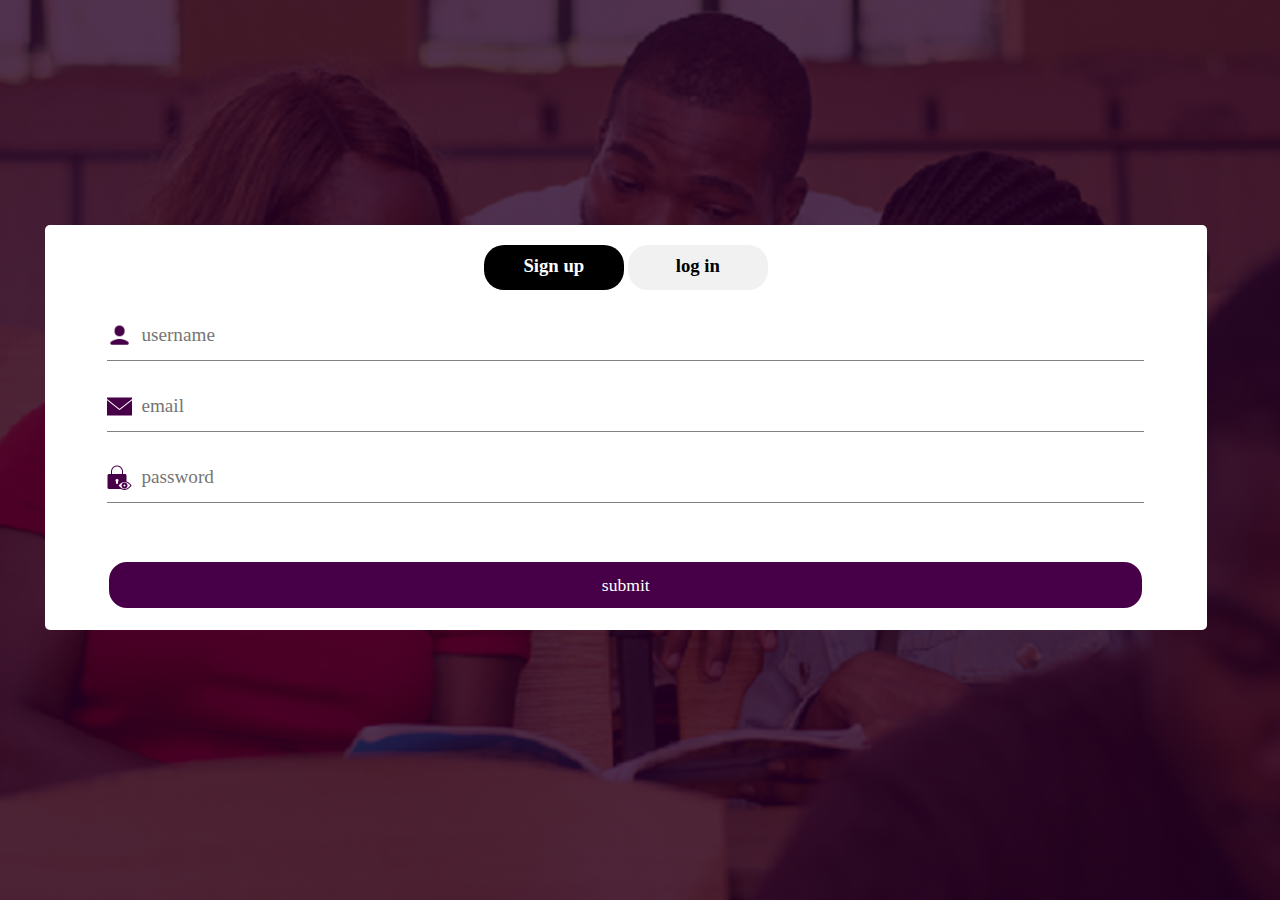
<file: index.html>
<!DOCTYPE html>
<html>
    <head>
        <meta charset="UTF-8">
        <meta name="viewport" content="width=device-width initial-scale=1.0">
        <title>Registration Opex</title>
        <link rel="stylesheet" href="register.css">
    </head>
    <body>
        <div id="preloader">

        </div>
        <div class="field">
           <div class="content" id="content">
                <form>
                    <h3 id="submit" class="signup">Sign up</h3>
                    <h3 id="submit1">log in</h3>   
                    <div class="middle">
                        <div class="containers">
                            <img src="./images/user.png" width="25px" height="25px" class="input1">
                            <input type="text" name="userName" placeholder="username"id="firstname" class="input2">
                        </div>
                        <div class="containers" id="content1">
                            <img src="./images/email.png" width="25px" height="25px" class="input1">
                            <input type="email" name="email" placeholder="email"class="input2">
                        </div>
                        <div class="containers">
                            <img src="./images/passward.png" width="25px" height="25px" class="input1">
                            <input type="password" name="password" placeholder="password" id="password" class="input2">
                        </div>
                        <div class="forgetpassword" id="forgetpassword">
                            <a href="apply.html">forget passward</a>
                        </div>
                    </div>
                   
                    <button class="submit"><a href="./school.html">submit</a></button>
                   
                </form>

           </div> 
                            
    </body>
    <script type="text/javascript" src="register.js"></script>
</html>
</file>
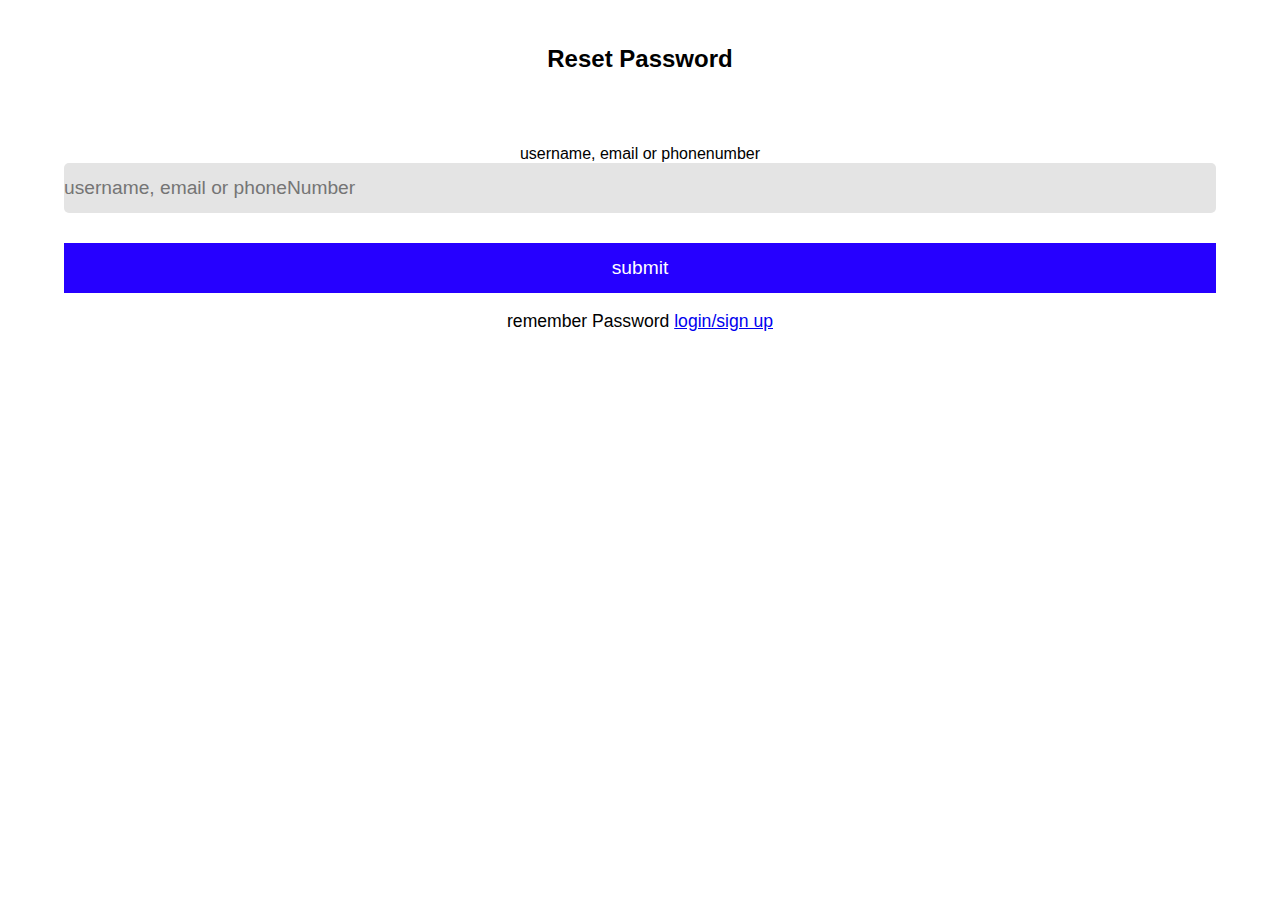
<file: apply.html>
<!DOCTYPE html>
<html>
    <head>
        <meta charset="UTF-8">
        <meta name="viewport" content="width=device-width initial-scale=1.0">
        <title>opex university/grade</title>
        <link rel="stylesheet" href="apply.css">
    </head>
    <body>
        <div class="main ">
            <div class="submain">
                <div class="resetpassword">
                    <h2>Reset Password</h2>
                </div>
                <form>
                    username, email or phonenumber
                    <input type="text" placeholder="username, email or phoneNumber">
                    <button type="submit">submit</button>
                </form>
                <br>
                <div class="rememberpassword">
                    <p>remember Password <a href="./register.html">login/sign up</a></p>
                </div>
            </div>
        </div>
    </body>
</html>
</file>
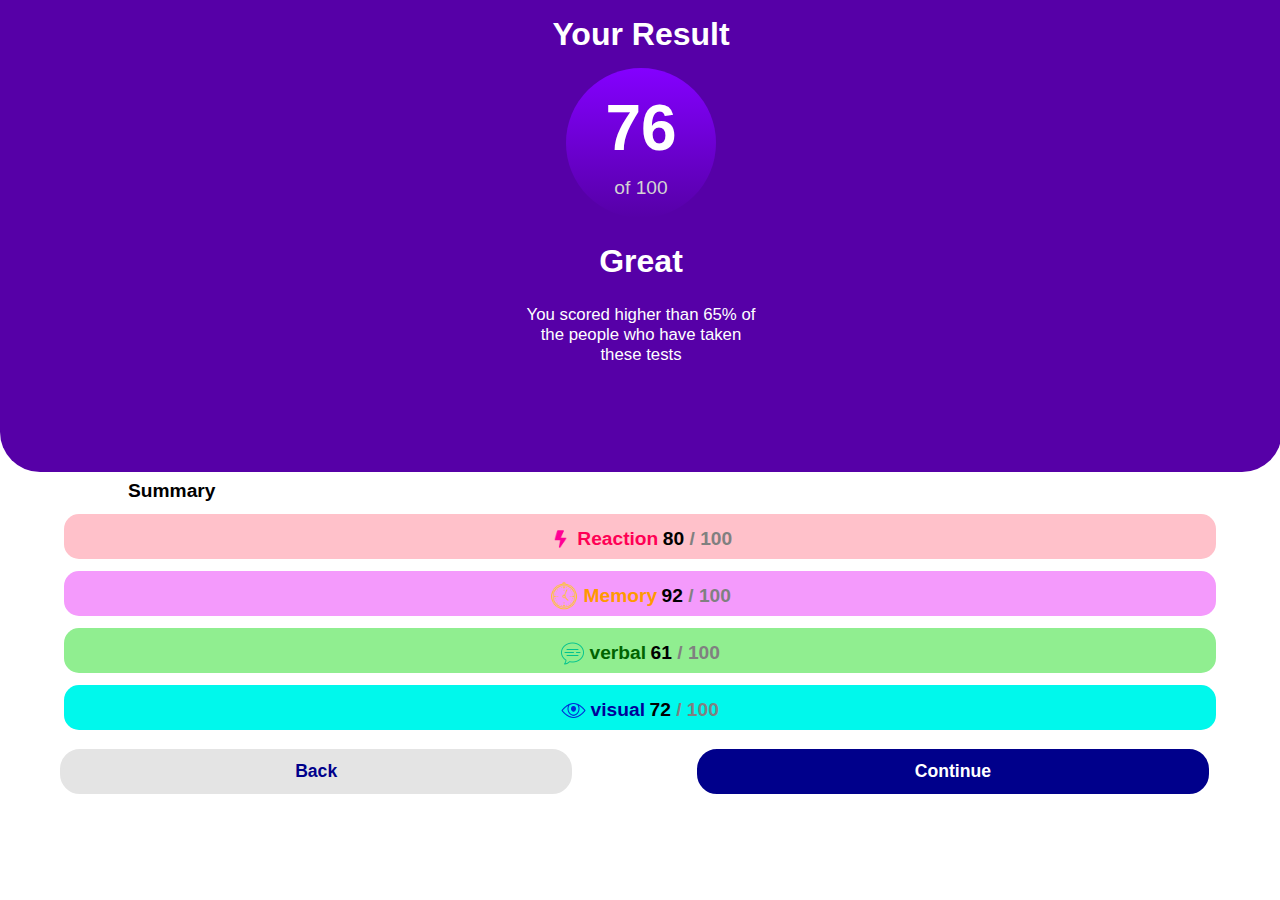
<file: grade.html>
<!DOCTYPE html>
<html>
    <head>
        <meta charset="UTF-8">
        <meta name="viewport" content="width=device-width, initial-scale=1.0">
        <link rel="stylesheet" href="grade.css">
        <title>opex university/grade</title>
    </head>
    <body>
       <div class="container box-content">
        <p class="result-checker">Your Result</p>
                <div class="circle">
                    <h1>76</h1>
                    <p>of 100</p>
                </div>
                <h2 class="greeting-1">Great</h2>
                <p class="high-text">You scored higher than 65% of<br> the people who have taken<br> these tests</p>
       </div>
       <div class="container box-content1">
        <br><br><br><br><br><br> 
        
        <div class="second">
            <h3>Summary</h3>
        </div>
        <div class="second-container sub1">
            <img src="./images/light.png" class="sub-reaction" width="25px" height="20px">
            <p class="sub-reaction sub11">Reaction</p>
            <p class="sub-reaction">80 <span class="active3">/ 100</span></p>
        </div>
        <div class="second-container sub2">
            <img src="./images/clock.png" width="30px" height="30px" class="memo">
            <p class="memo sub22">Memory</p>
            <p class="memo">92 <span class="active3">/ 100</span></p>
        </div>
        <div class="second-container sub3">
            <img src="./images/chat.png" class="sub-reaction" width="25px" height="25px">
            <P class="sub-reaction sub33">verbal</P>
            <p class="sub-reaction" >61 <span class="active3">/ 100</span></p>
        </div>
        <div class="second-container sub4">
            <img src="./images/eyes.png" class="sub-reaction" width="25px" height="29px">
            <p class="sub-reaction sub44">visual</p>
            <p class="sub-reaction" >72 <span class="active3">/ 100</span></p>
        </div>
        <a href="./school.html"><button class="continue continue-back ">Back</button></a>
        <a href="./apply.html"><button class="continue">Continue</button></a>
       </div>
    </body>
</html>
</file>
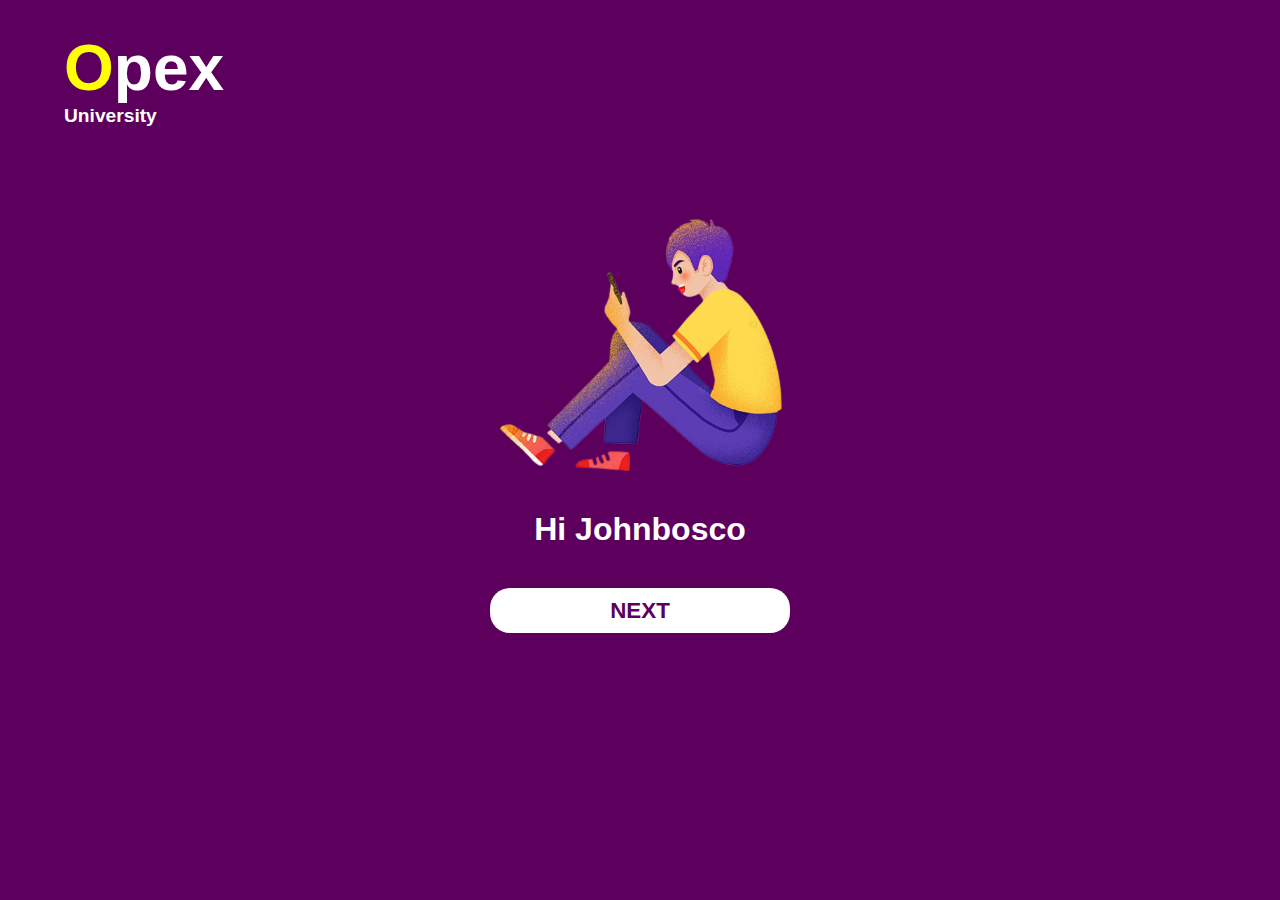
<file: school.html>
<!DOCTYPE html>
<html>
    <head>
        <meta charset="UTF-8">
        <meta name="viewport" content="width=device-width initial-scale=1.0">
        <link rel="stylesheet" href="school.css">
        <title>opex university</title>
    </head>
    <body>
        
        <div class="companyName">
            <h1><span class="sub-company">O</span>pex</h1>
            <p>University</p>
        </div>
        <div class="icon"> 
            <img src="./images/boy.png" width="350px" height="350px">
            <h1>Hi Johnbosco</h1>
        </div>
        <a href="./grade.html">NEXT</a>
    </body>
    <script type="text/javascript" src="school.js"></script>
</html>
</file>
<file: register.css>
*{
    margin: 0;
    padding: 0;
    font-family: tahoma;
}
body{
    height: 100vh;
}
.field{
    height: 100vh;
    width: 100%;
    background-image: linear-gradient(rgba(37, 0, 37, 0.8) , rgb(37, 0, 37, 0.8)), url(./images/backdrop.png);
    background-position: center;
    background-size: cover;
    background-repeat: no-repeat; 
    text-align: center;
}
h3{
    background: rgb(241, 241, 241);
    text-align: center;
    padding: 10px 20px;
    display: inline-block;
    color: black;
    border-radius: 20px;
    width: 100px;
    height: 25px;
}
.signup{
    background: rgb(0, 0, 0);
    color: white;
}

.content{
    height: auto;
    width: 90%;
    background-color: white;
    padding: 20px 5px;
    position: absolute;
    top: 25%;
    left: 3.5%;
    border-radius: 5px;
    display: inline-block;

}
.containers{
    width: 90%;
    margin-left: 5%;
    padding: 10px 0;
    border-bottom: 1px solid gray;
    margin-top: 20px ;
    text-align: left;
}
.input1{
    vertical-align: middle;
}
.input2{
    width: 80%;
    height: 30px;
    outline: none;
    border: none;
    vertical-align: middle;
    font-size: 1.2rem;
    padding-left: 5px;
}
.input{
    border-bottom: 1px solid gray;
}
.containers:hover{
    border-bottom: 2px solid black;
}
.submit{
    display: block;
    width: 90%;
    height: 50px;
    background-color: #470047;
    color: white;
    margin-top: 50px;
    outline: none;
    border: 2px solid white;
    border-radius: 20px;
    font-size: 1.1rem;
    margin-left: 5%;
}
.content1{
    display: none;
    transition-duration: 5s;
}
.middle{
    height: 200px;
}
.submit a{
    text-decoration: none;
    color: white;
}
.forgetpassword{
    text-align: right;
    width: 90%;
    margin-left: 5%;
    margin-top: 10px;
    display: none;
}
.forgetpassword a{
    font-family: arial;
    color: blue;
}
#preloader{
    width: 100%;
    height: 100vh;
    background: rgb(63, 0, 37) url(./images/funnybone.gif) no-repeat center center;
    position: fixed;
    z-index: 100;
    /* display: none; */
    
}
</file>
<file: apply.css>
*{
    margin: 0;
    padding: 0;
    font-family: arial;
    /* font-size: 1.1rem; */
}
.main{
    width: 90%;
    height: 95vh;
    text-align: center;
    padding-left: 5%;
    padding-right: 5%;
    padding-top: 5vh;
    vertical-align: bottom;
}
.submain{
    width: 100%;
    height: 200px;
    text-align: center;
}
input{
    display: block;
    width: 100%;
    height: 50px;
    outline: none;
    background: rgb(228, 228, 228);
    border-radius: 5px;
    margin-bottom: 30px;
    border: none;
    font-size: 1.2rem;
    color: black;
}
button{
    display: block;
    width: 100%;
    height: 50px;
    outline: none;
    background: rgb(38, 0, 255);
    color: white;
    font-size: 1.2rem;
    outline: none;
    border: none;
}
.resetpassword{
    width: 100%;
    height: 100px;
}
.rememberpassword{
    font-size: 1.1rem;
}
</file>
<file: grade.css>
*{
    margin: 0;
    padding: 0;
    font-family: Arial, Helvetica, sans-serif;
}
.container{
    width: 100%;
    background-color: #5600a7;
    border-radius:0px 0px 40px 40px ;
}
.box-content1{
    border-radius: 0px 0px 0px 0px ;
    background-color: white;
}
.box-content{
    height: 470px;
    margin-bottom:-100px;
    position: relative;
    z-index: 100px;
    text-align: center;
    color: white;
    padding: 1px;
    
}
.result-checker{
    font-size: 2rem;
    font-weight: bold;
    margin: 15px 0px;
}
.circle{
    height: 150px;
    width: 150px;
    background-image: linear-gradient(rgb(132, 0, 255) , #5600a7);
    border-radius: 50%;
    margin-bottom: 25px;
    position: relative;
    margin: auto;
}
.circle h1{
    line-height: 120px;
    font-weight: bold;
    font-size: 4rem;
}
.circle p{
    line-height: 0px;
    color: lightgray;
    font-size: 1.2rem;
}
.greeting-1{
    margin: 25px 0px ;
    font-size: 2em;
    font-weight: bold;
}
.high-text{
    font-size: 1.05rem;
}
.second h3{
    font-size: 1.2rem;
    font-weight: bold;
    margin-left: 10%;
}
.second-container{
    width: 90%;
    height: 45px;
    margin: 12px 5%;
    text-align: center;
    background: rgb(236, 91, 255);
    border-radius: 15px;
}
.sub-reaction{
    display: inline-block;
    font-weight: bold;
    line-height: 50px;
    font-size: 1.2rem;
    vertical-align: middle;
}
.memo{
    display: inline-block;
    font-weight: bold;
    line-height: 50px;
    font-size: 1.2rem;
    vertical-align: middle;
}
.active3{
    color: gray;
}
.continue{
    background-color: darkblue;
    width: 40%;
    height: 45px;
    margin: 7px 4.7%;
    text-align: center;
    border-radius: 20px;
    outline: none;
    border:  solid darkblue;
    color: white;
    font-weight: bold;
    font-size: 1.1rem;
    display: inline-block;
}
.continue-back{
    background-color: rgb(228, 228, 228);
    border:  solid rgb(228, 228, 228);
    color: darkblue;
}
.sub1{
    background-color: rgb(255, 193, 202);
}
.sub11{
    color: rgb(255, 0, 85);
}
.sub2{
    background-color: rgb(244, 154, 252);
}
.sub22{
    color: rgb(255, 153, 0);
}
.sub3{
    background-color: lightgreen;
}
.sub33{
    color: darkgreen;
}
.sub4{
    background: rgb(0, 248, 236);
}
.sub44{
    color: rgb(0, 0, 153);
}
</file>
<file: school.css>
*{
    margin: 0;
    padding: 0;
    font-family: Arial, Helvetica, sans-serif;


}
body{
    background-color: rgb(93, 0, 93);
    text-align: center;
    padding-top: 1px;
}
.companyName{
    width: 90%;
    height: 100px;
    text-align: left;
    color: white;
    margin: 30px 5%;
}
.companyName h1{
    font-weight: bold;
    font-size: 4rem;
    font-family: arial;
}
.sub-company{
    color: yellow;
}
.companyName p{
    font-size: 1.2rem;
    font-weight: bold;
    /* color: red; */
}
.icon{
    width: 100%;
    text-align: center;
    margin-bottom: 50px;
}
.icon h1{
    color: white;
}
body a{
    height: 40px;
    width: 90%;
    color: rgb(93, 0, 93);
    background: white;
    font-weight: bold;
    font-size: 1.4rem;
    text-decoration: none;
    padding: 10px 120px;
    margin-top: 200px;

    border-radius: 20px;
    vertical-align: middle;
}
body img{
    vertical-align: middle;
}
</file>
